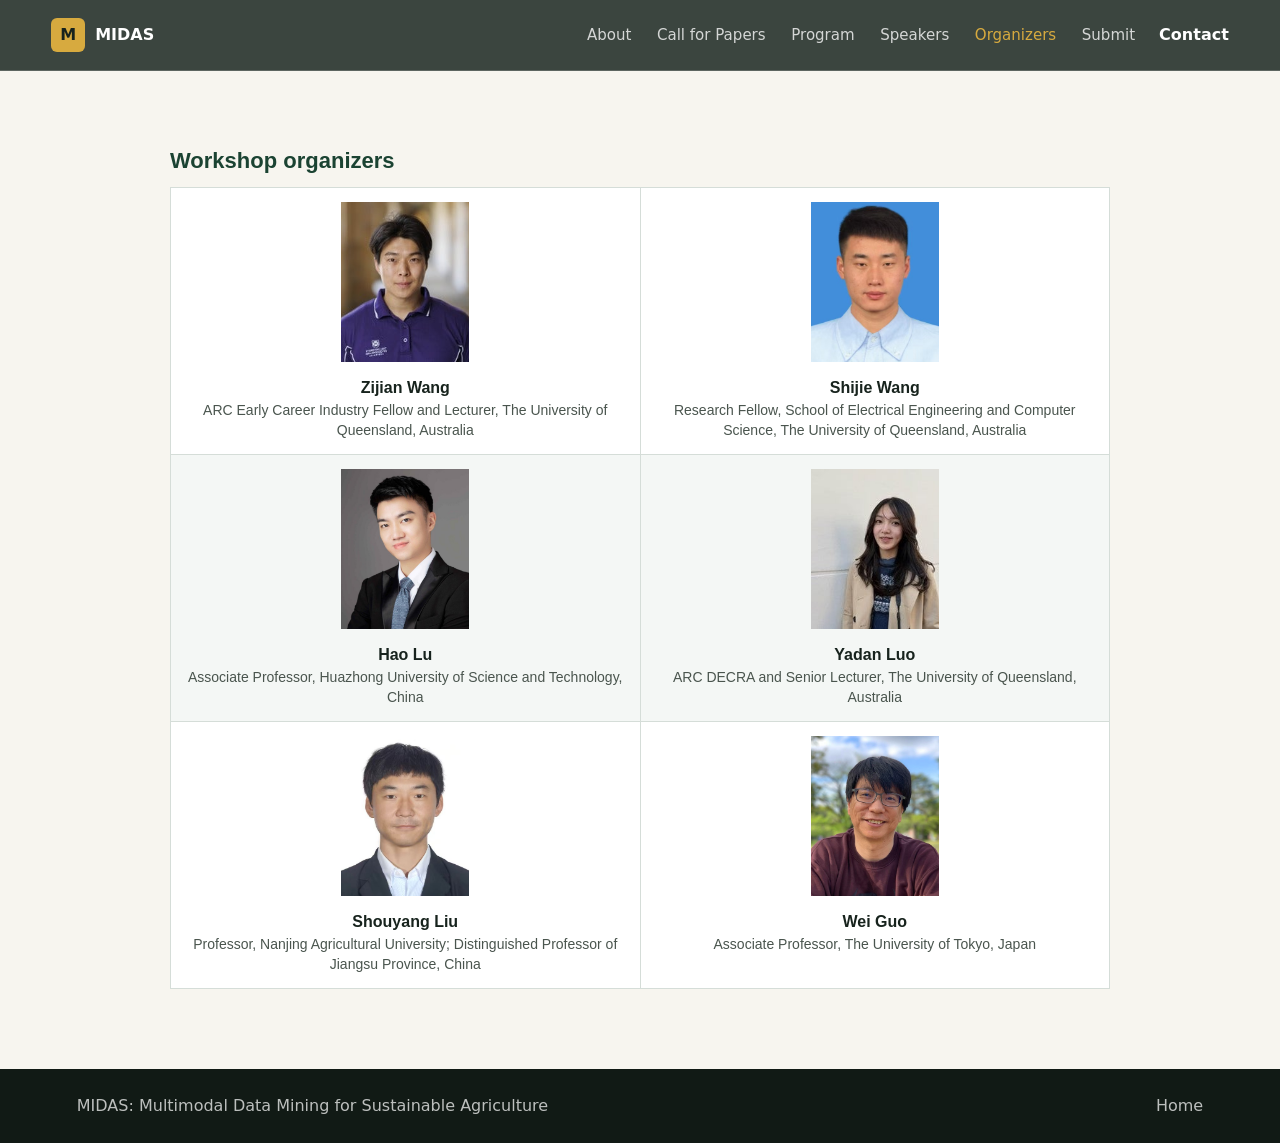
<file: organizers.html>
<!doctype html>
<html lang="en">
  <head>
    <meta charset="utf-8">
    <meta name="viewport" content="width=device-width, initial-scale=1">
    <meta name="description" content="Organizers for the MIDAS ICDM 2026 workshop.">
    <title>Organizers | MIDAS ICDM 2026 Workshop</title>
    <link rel="stylesheet" href="styles.css?v=20261027c">
  </head>
  <body>
    <header class="site-header">
      <a class="brand" href="index.html" aria-label="MIDAS home">
        <span class="brand-mark">M</span>
        <span>MIDAS</span>
      </a>
      <nav class="nav" aria-label="Primary navigation">
        <a href="index.html#about">About</a>
        <a href="index.html#cfp">Call for Papers</a>
        <a href="program.html">Program</a>
        <a href="speakers.html">Speakers</a>
        <a href="organizers.html" aria-current="page">Organizers</a>
        <a
          href="https://wi-lab.com/cyberchair/2026/icdm26/scripts/submit.php?subarea=S24&amp;undisplay_detail=1&amp;wh=/cyberchair/2026/icdm26/scripts/ws_submit.php"
          target="_blank"
          rel="noopener"
        >Submit</a>
      </nav>
      <a class="nav-cta" href="mailto:zijian.wang@uq.edu.au">Contact</a>
    </header>

    <main id="top" class="word-doc">
      <h1>Workshop organizers</h1>
      <table class="word-table organizer-table">
        <tbody>
          <tr>
            <td>
              <img src="images/organizers/zijian-wang.jpg" alt="Zijian Wang">
              <strong>Zijian Wang</strong>
              <span>ARC Early Career Industry Fellow and Lecturer, The University of Queensland, Australia</span>
            </td>
            <td>
              <img src="images/organizers/shijie-wang.jpg" alt="Shijie Wang">
              <strong>Shijie Wang</strong>
              <span>Research Fellow, School of Electrical Engineering and Computer Science, The University of Queensland, Australia</span>
            </td>
          </tr>
          <tr>
            <td>
              <img src="images/organizers/hao-lu.png" alt="Hao Lu">
              <strong>Hao Lu</strong>
              <span>Associate Professor, Huazhong University of Science and Technology, China</span>
            </td>
            <td>
              <img src="images/organizers/yadan-luo.jpg" alt="Yadan Luo">
              <strong>Yadan Luo</strong>
              <span>ARC DECRA and Senior Lecturer, The University of Queensland, Australia</span>
            </td>
          </tr>
          <tr>
            <td>
              <img src="images/organizers/shouyang-liu.jpg" alt="Shouyang Liu">
              <strong>Shouyang Liu</strong>
              <span>Professor, Nanjing Agricultural University; Distinguished Professor of Jiangsu Province, China</span>
            </td>
            <td>
              <img src="images/organizers/wei-guo.jpg" alt="Wei Guo">
              <strong>Wei Guo</strong>
              <span>Associate Professor, The University of Tokyo, Japan</span>
            </td>
          </tr>
        </tbody>
      </table>
    </main>

    <footer class="site-footer">
      <p>MIDAS: Multimodal Data Mining for Sustainable Agriculture</p>
      <a href="index.html">Home</a>
    </footer>
  </body>
</html>
</file>
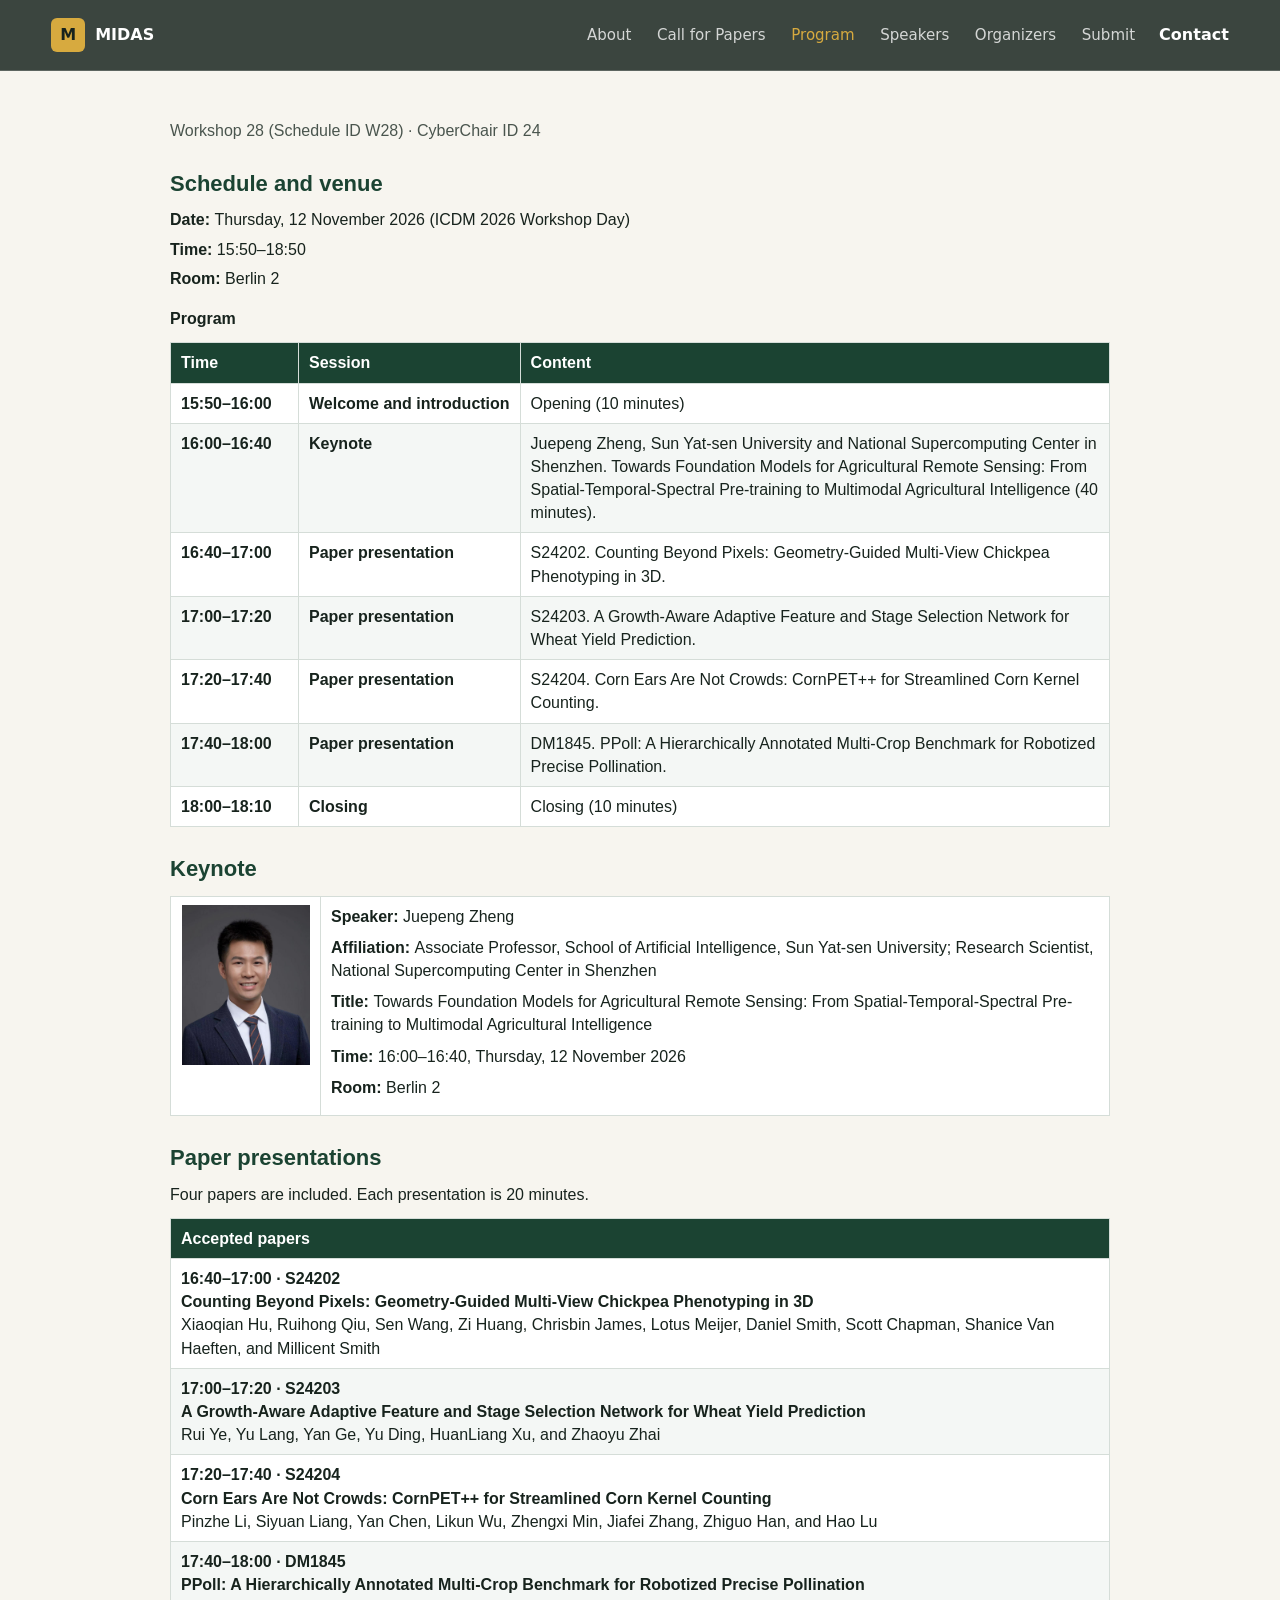
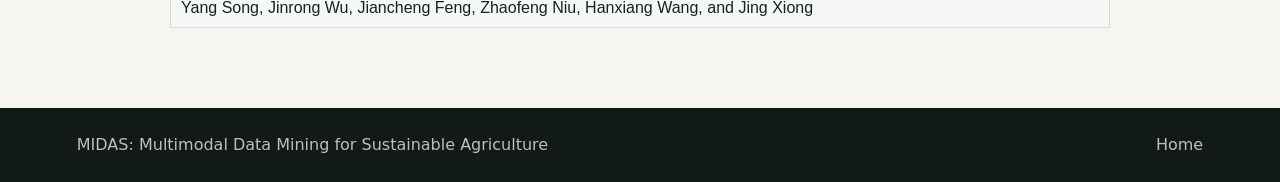
<file: program.html>
<!doctype html>
<html lang="en">
  <head>
    <meta charset="utf-8">
    <meta name="viewport" content="width=device-width, initial-scale=1">
    <meta name="description" content="Program for the MIDAS workshop at ICDM 2026, Workshop 28, Thursday 12 November 2026, Berlin 2.">
    <title>Program | MIDAS ICDM 2026 Workshop</title>
    <link rel="stylesheet" href="styles.css?v=20261027c">
  </head>
  <body>
    <header class="site-header">
      <a class="brand" href="index.html" aria-label="MIDAS home">
        <span class="brand-mark">M</span>
        <span>MIDAS</span>
      </a>
      <nav class="nav" aria-label="Primary navigation">
        <a href="index.html#about">About</a>
        <a href="index.html#cfp">Call for Papers</a>
        <a href="program.html" aria-current="page">Program</a>
        <a href="speakers.html">Speakers</a>
        <a href="organizers.html">Organizers</a>
        <a
          href="https://wi-lab.com/cyberchair/2026/icdm26/scripts/submit.php?subarea=S24&amp;undisplay_detail=1&amp;wh=/cyberchair/2026/icdm26/scripts/ws_submit.php"
          target="_blank"
          rel="noopener"
        >Submit</a>
      </nav>
      <a class="nav-cta" href="mailto:zijian.wang@uq.edu.au">Contact</a>
    </header>

    <main id="top" class="word-doc">
      <p class="word-kicker">Workshop 28 (Schedule ID W28) · CyberChair ID 24</p>
      <h1>Schedule and venue</h1>
      <p><strong>Date: </strong>Thursday, 12 November 2026 (ICDM 2026 Workshop Day)</p>
      <p><strong>Time: </strong>15:50–18:50</p>
      <p><strong>Room: </strong>Berlin 2</p>

      <h2>Program</h2>
      <table class="word-table schedule-table">
        <thead>
          <tr>
            <th>Time</th>
            <th>Session</th>
            <th>Content</th>
          </tr>
        </thead>
        <tbody>
          <tr>
            <td>15:50–16:00</td>
            <td>Welcome and introduction</td>
            <td>Opening (10 minutes)</td>
          </tr>
          <tr>
            <td>16:00–16:40</td>
            <td>Keynote</td>
            <td>Juepeng Zheng, Sun Yat-sen University and National Supercomputing Center in Shenzhen. Towards Foundation Models for Agricultural Remote Sensing: From Spatial-Temporal-Spectral Pre-training to Multimodal Agricultural Intelligence (40 minutes).</td>
          </tr>
          <tr>
            <td>16:40–17:00</td>
            <td>Paper presentation</td>
            <td>S24202. Counting Beyond Pixels: Geometry-Guided Multi-View Chickpea Phenotyping in 3D.</td>
          </tr>
          <tr>
            <td>17:00–17:20</td>
            <td>Paper presentation</td>
            <td>S24203. A Growth-Aware Adaptive Feature and Stage Selection Network for Wheat Yield Prediction.</td>
          </tr>
          <tr>
            <td>17:20–17:40</td>
            <td>Paper presentation</td>
            <td>S24204. Corn Ears Are Not Crowds: CornPET++ for Streamlined Corn Kernel Counting.</td>
          </tr>
          <tr>
            <td>17:40–18:00</td>
            <td>Paper presentation</td>
            <td>DM1845. PPoll: A Hierarchically Annotated Multi-Crop Benchmark for Robotized Precise Pollination.</td>
          </tr>
          <tr>
            <td>18:00–18:10</td>
            <td>Closing</td>
            <td>Closing (10 minutes)</td>
          </tr>
        </tbody>
      </table>

      <h1>Keynote</h1>
      <table class="word-table keynote-table">
        <tbody>
          <tr>
            <td class="keynote-photo">
              <img src="images/keynote/juepeng-zheng.jpg" alt="Juepeng Zheng">
            </td>
            <td>
              <p><strong>Speaker: </strong>Juepeng Zheng</p>
              <p><strong>Affiliation: </strong>Associate Professor, School of Artificial Intelligence, Sun Yat-sen University; Research Scientist, National Supercomputing Center in Shenzhen</p>
              <p><strong>Title: </strong>Towards Foundation Models for Agricultural Remote Sensing: From Spatial-Temporal-Spectral Pre-training to Multimodal Agricultural Intelligence</p>
              <p><strong>Time: </strong>16:00–16:40, Thursday, 12 November 2026</p>
              <p><strong>Room: </strong>Berlin 2</p>
            </td>
          </tr>
        </tbody>
      </table>

      <h1>Paper presentations</h1>
      <p>Four papers are included. Each presentation is 20 minutes.</p>
      <table class="word-table">
        <thead>
          <tr>
            <th>Accepted papers</th>
          </tr>
        </thead>
        <tbody>
          <tr>
            <td>
              <strong>16:40–17:00 · S24202</strong><br>
              <strong>Counting Beyond Pixels: Geometry-Guided Multi-View Chickpea Phenotyping in 3D</strong><br>
              Xiaoqian Hu, Ruihong Qiu, Sen Wang, Zi Huang, Chrisbin James, Lotus Meijer, Daniel Smith, Scott Chapman, Shanice Van Haeften, and Millicent Smith
            </td>
          </tr>
          <tr>
            <td>
              <strong>17:00–17:20 · S24203</strong><br>
              <strong>A Growth-Aware Adaptive Feature and Stage Selection Network for Wheat Yield Prediction</strong><br>
              Rui Ye, Yu Lang, Yan Ge, Yu Ding, HuanLiang Xu, and Zhaoyu Zhai
            </td>
          </tr>
          <tr>
            <td>
              <strong>17:20–17:40 · S24204</strong><br>
              <strong>Corn Ears Are Not Crowds: CornPET++ for Streamlined Corn Kernel Counting</strong><br>
              Pinzhe Li, Siyuan Liang, Yan Chen, Likun Wu, Zhengxi Min, Jiafei Zhang, Zhiguo Han, and Hao Lu
            </td>
          </tr>
          <tr>
            <td>
              <strong>17:40–18:00 · DM1845</strong><br>
              <strong>PPoll: A Hierarchically Annotated Multi-Crop Benchmark for Robotized Precise Pollination</strong><br>
              Yang Song, Jinrong Wu, Jiancheng Feng, Zhaofeng Niu, Hanxiang Wang, and Jing Xiong
            </td>
          </tr>
        </tbody>
      </table>
    </main>

    <footer class="site-footer">
      <p>MIDAS: Multimodal Data Mining for Sustainable Agriculture</p>
      <a href="index.html">Home</a>
    </footer>
  </body>
</html>
</file>
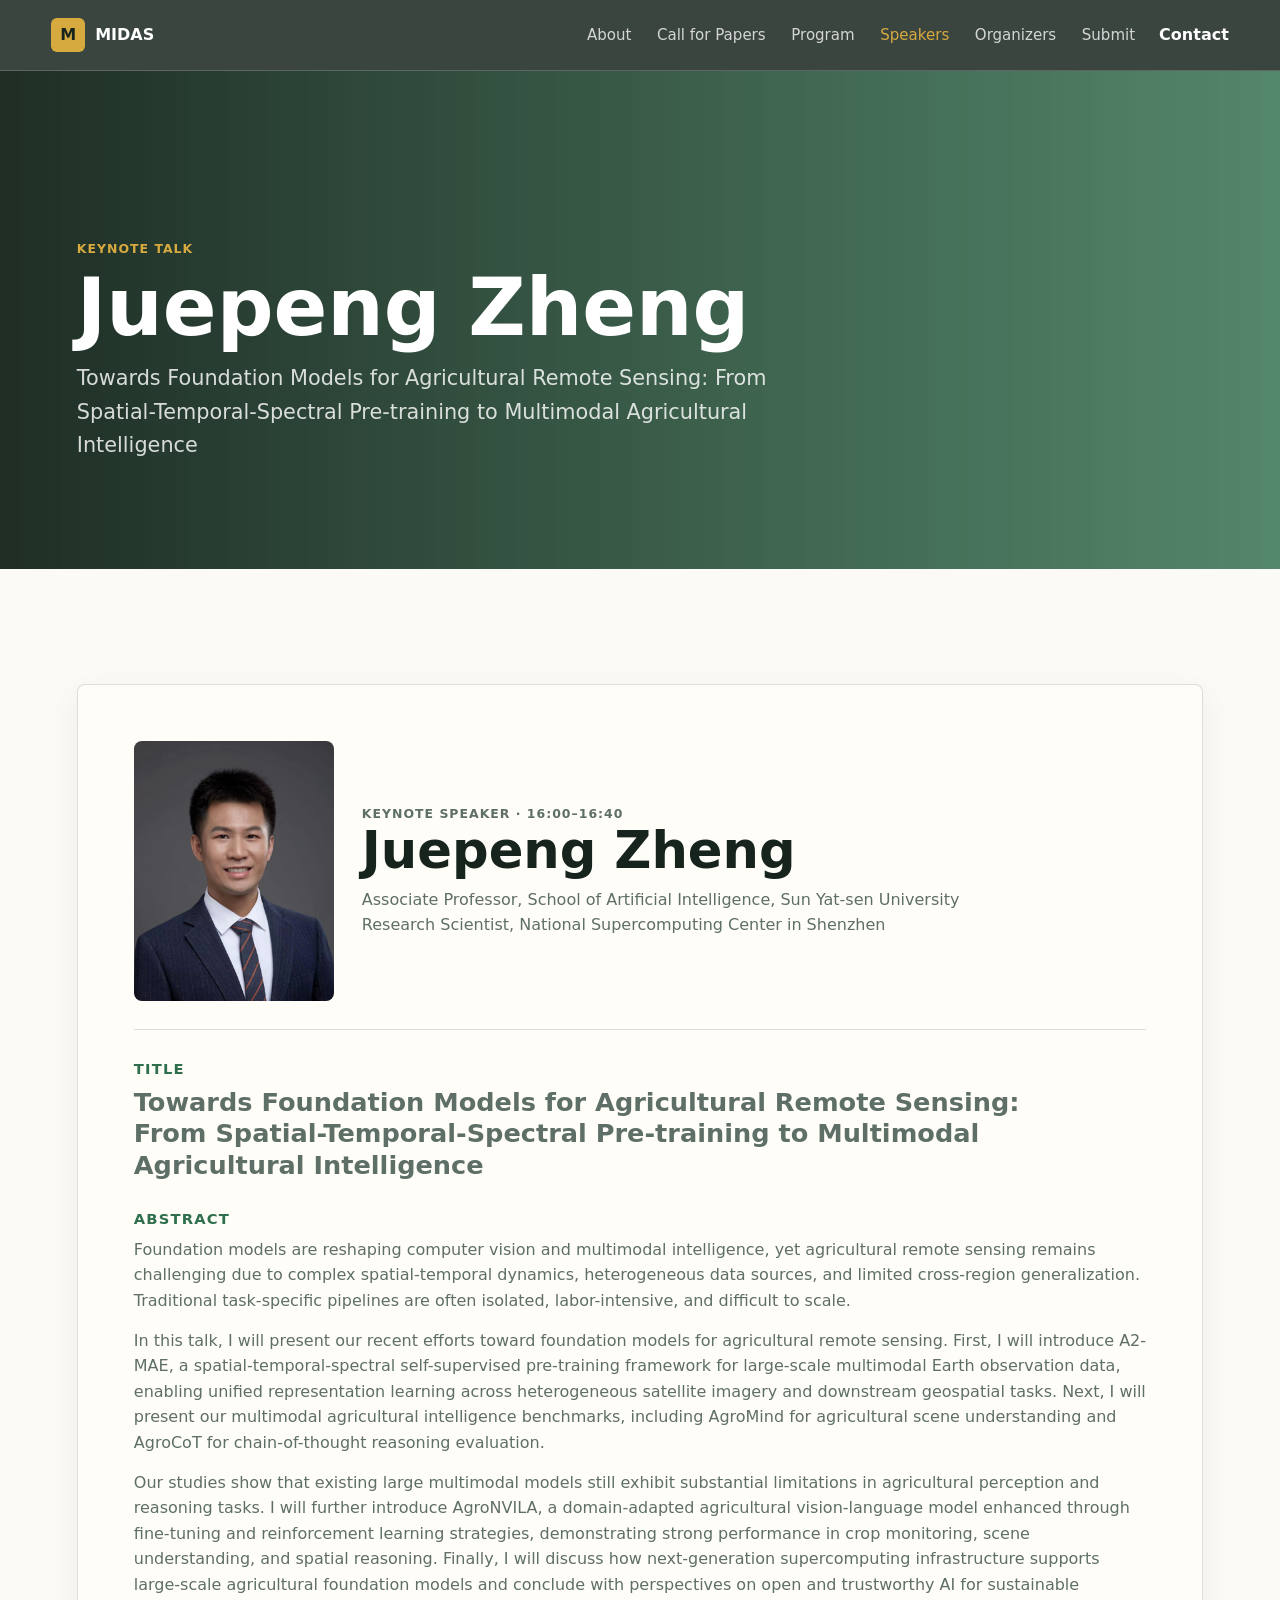
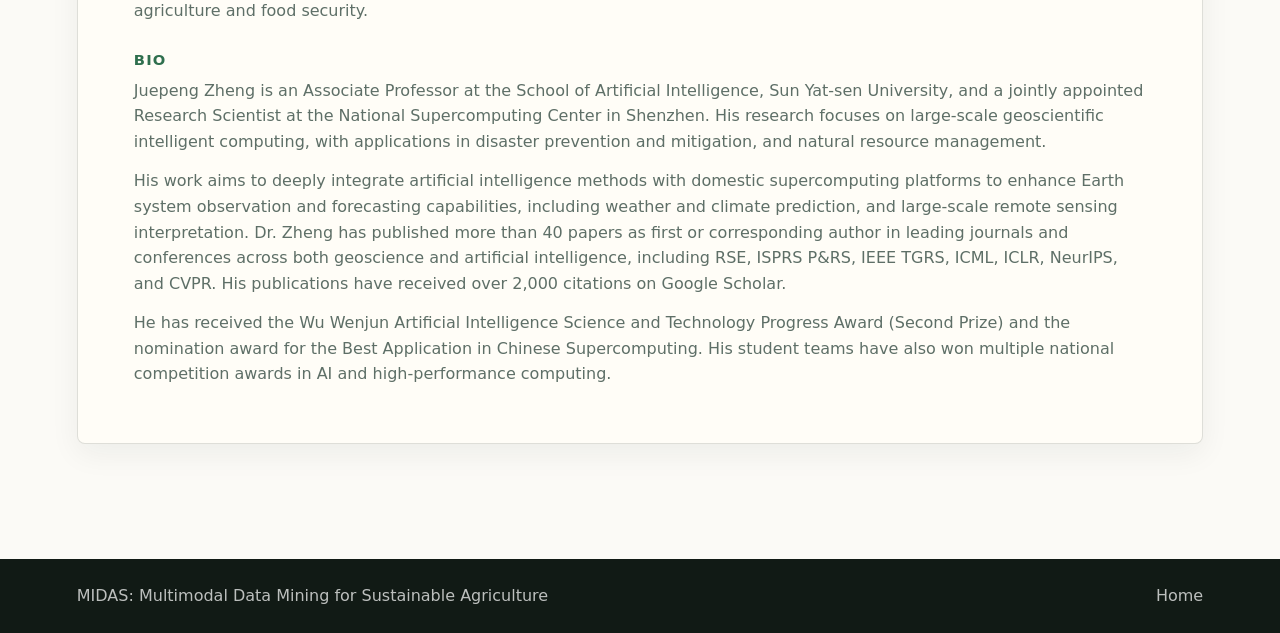
<file: speakers.html>
<!doctype html>
<html lang="en">
  <head>
    <meta charset="utf-8">
    <meta name="viewport" content="width=device-width, initial-scale=1">
    <meta name="description" content="Keynote and invited speakers for the MIDAS ICDM 2026 workshop.">
    <title>Speakers | MIDAS ICDM 2026 Workshop</title>
    <link rel="stylesheet" href="styles.css?v=20261027c">
  </head>
  <body>
    <header class="site-header">
      <a class="brand" href="index.html" aria-label="MIDAS home">
        <span class="brand-mark">M</span>
        <span>MIDAS</span>
      </a>
      <nav class="nav" aria-label="Primary navigation">
        <a href="index.html#about">About</a>
        <a href="index.html#cfp">Call for Papers</a>
        <a href="program.html">Program</a>
        <a href="speakers.html" aria-current="page">Speakers</a>
        <a href="organizers.html">Organizers</a>
        <a
          href="https://wi-lab.com/cyberchair/2026/icdm26/scripts/submit.php?subarea=S24&amp;undisplay_detail=1&amp;wh=/cyberchair/2026/icdm26/scripts/ws_submit.php"
          target="_blank"
          rel="noopener"
        >Submit</a>
      </nav>
      <a class="nav-cta" href="mailto:zijian.wang@uq.edu.au">Contact</a>
    </header>

    <main id="top">
      <section class="subpage-hero">
        <p class="eyebrow">Keynote Talk</p>
        <h1>Juepeng Zheng</h1>
        <p>
          Towards Foundation Models for Agricultural Remote Sensing: From Spatial-Temporal-Spectral
          Pre-training to Multimodal Agricultural Intelligence
        </p>
      </section>

      <section class="section people-section">
        <article class="person-card keynote-card">
          <div class="keynote-meta">
            <img class="speaker-photo" src="images/keynote/juepeng-zheng.jpg" alt="Juepeng Zheng">
            <div>
              <p class="eyebrow">Keynote Speaker · 16:00–16:40</p>
              <h2>Juepeng Zheng</h2>
              <p>
                Associate Professor, School of Artificial Intelligence, Sun Yat-sen University<br>
                Research Scientist, National Supercomputing Center in Shenzhen
              </p>
            </div>
          </div>

          <div class="keynote-content">
            <section>
              <h3>Title</h3>
              <p class="talk-title">
                Towards Foundation Models for Agricultural Remote Sensing: From Spatial-Temporal-Spectral
                Pre-training to Multimodal Agricultural Intelligence
              </p>
            </section>

            <section>
              <h3>Abstract</h3>
              <p>
                Foundation models are reshaping computer vision and multimodal intelligence, yet agricultural
                remote sensing remains challenging due to complex spatial-temporal dynamics, heterogeneous data
                sources, and limited cross-region generalization. Traditional task-specific pipelines are often
                isolated, labor-intensive, and difficult to scale.
              </p>
              <p>
                In this talk, I will present our recent efforts toward foundation models for agricultural remote
                sensing. First, I will introduce A2-MAE, a spatial-temporal-spectral self-supervised pre-training
                framework for large-scale multimodal Earth observation data, enabling unified representation
                learning across heterogeneous satellite imagery and downstream geospatial tasks. Next, I will
                present our multimodal agricultural intelligence benchmarks, including AgroMind for agricultural
                scene understanding and AgroCoT for chain-of-thought reasoning evaluation.
              </p>
              <p>
                Our studies show that existing large multimodal models still exhibit substantial limitations in
                agricultural perception and reasoning tasks. I will further introduce AgroNVILA, a domain-adapted
                agricultural vision-language model enhanced through fine-tuning and reinforcement learning
                strategies, demonstrating strong performance in crop monitoring, scene understanding, and spatial
                reasoning. Finally, I will discuss how next-generation supercomputing infrastructure supports
                large-scale agricultural foundation models and conclude with perspectives on open and trustworthy
                AI for sustainable agriculture and food security.
              </p>
            </section>

            <section>
              <h3>Bio</h3>
              <p>
                Juepeng Zheng is an Associate Professor at the School of Artificial Intelligence, Sun Yat-sen
                University, and a jointly appointed Research Scientist at the National Supercomputing Center in
                Shenzhen. His research focuses on large-scale geoscientific intelligent computing, with
                applications in disaster prevention and mitigation, and natural resource management.
              </p>
              <p>
                His work aims to deeply integrate artificial intelligence methods with domestic supercomputing
                platforms to enhance Earth system observation and forecasting capabilities, including weather and
                climate prediction, and large-scale remote sensing interpretation. Dr. Zheng has published more
                than 40 papers as first or corresponding author in leading journals and conferences across both
                geoscience and artificial intelligence, including RSE, ISPRS P&RS, IEEE TGRS, ICML, ICLR,
                NeurIPS, and CVPR. His publications have received over 2,000 citations on Google Scholar.
              </p>
              <p>
                He has received the Wu Wenjun Artificial Intelligence Science and Technology Progress Award
                (Second Prize) and the nomination award for the Best Application in Chinese Supercomputing. His
                student teams have also won multiple national competition awards in AI and high-performance
                computing.
              </p>
            </section>
          </div>
        </article>
      </section>
    </main>

    <footer class="site-footer">
      <p>MIDAS: Multimodal Data Mining for Sustainable Agriculture</p>
      <a href="index.html">Home</a>
    </footer>
  </body>
</html>
</file>
<file: styles.css>
:root {
  --ink: #17231d;
  --muted: #5e6f67;
  --paper: #f7f5ef;
  --paper-strong: #fffdf7;
  --leaf: #2f6f4e;
  --field: #d7aa3f;
  --water: #2d6c88;
  --clay: #a6583c;
  --line: rgba(23, 35, 29, 0.14);
  --shadow: 0 18px 60px rgba(22, 38, 28, 0.14);
}

* {
  box-sizing: border-box;
}

html {
  scroll-behavior: smooth;
}

body {
  margin: 0;
  color: var(--ink);
  background: var(--paper);
  font-family: Inter, ui-sans-serif, system-ui, -apple-system, BlinkMacSystemFont, "Segoe UI", sans-serif;
  line-height: 1.6;
}

a {
  color: inherit;
  text-decoration: none;
}

.site-header {
  position: sticky;
  top: 0;
  z-index: 10;
  display: flex;
  align-items: center;
  gap: 24px;
  padding: 14px clamp(18px, 4vw, 54px);
  border-bottom: 1px solid rgba(255, 255, 255, 0.18);
  color: #fff;
  background: rgba(23, 35, 29, 0.84);
  backdrop-filter: blur(18px);
}

.brand,
.nav {
  display: flex;
  align-items: center;
}

.brand {
  gap: 10px;
  font-weight: 800;
  letter-spacing: 0;
  margin-right: auto;
}

.brand-mark {
  display: grid;
  width: 34px;
  height: 34px;
  place-items: center;
  color: var(--ink);
  background: var(--field);
  border-radius: 6px;
}

.nav {
  justify-content: flex-end;
  gap: clamp(12px, 2vw, 28px);
  color: rgba(255, 255, 255, 0.78);
  font-size: 0.94rem;
}

.nav a,
.nav-cta {
  padding: 8px 0;
}

.nav a:hover,
.nav a[aria-current="page"],
.nav-cta:hover,
.site-footer a:hover {
  color: var(--field);
}

.nav-cta {
  color: #fff;
  font-weight: 700;
}

.hero {
  position: relative;
  min-height: 86vh;
  display: grid;
  align-items: center;
  justify-items: center;
  overflow: hidden;
  padding: 112px clamp(20px, 6vw, 84px) 86px;
  color: #fff;
}

.hero-media,
.hero-media img,
.hero-overlay {
  position: absolute;
  inset: 0;
}

.hero-media img {
  width: 100%;
  height: 100%;
  object-fit: cover;
}

.hero-overlay {
  background:
    linear-gradient(90deg, rgba(13, 24, 18, 0.88), rgba(13, 24, 18, 0.54) 52%, rgba(13, 24, 18, 0.16)),
    linear-gradient(0deg, rgba(13, 24, 18, 0.72), transparent 42%);
}

.hero-content {
  position: relative;
  width: min(1320px, 90vw);
  text-align: center;
}

.eyebrow {
  margin: 0 0 10px;
  color: var(--field);
  font-size: 0.78rem;
  font-weight: 900;
  letter-spacing: 0.08em;
  text-transform: uppercase;
}

h1,
h2,
h3,
p {
  margin-top: 0;
}

h1 {
  max-width: 1320px;
  margin-bottom: 22px;
  font-size: clamp(3.2rem, 6.2vw, 5.7rem);
  line-height: 0.98;
  letter-spacing: 0;
}

h2 {
  margin-bottom: 18px;
  font-size: clamp(2rem, 4vw, 3.7rem);
  line-height: 1.03;
  letter-spacing: 0;
}

h3 {
  margin-bottom: 8px;
  font-size: 1.18rem;
  line-height: 1.25;
}

.hero-copy {
  max-width: 760px;
  margin-right: auto;
  margin-left: auto;
  color: rgba(255, 255, 255, 0.84);
  font-size: clamp(1.05rem, 2vw, 1.34rem);
}

.hero-actions,
.contact-band {
  display: flex;
  align-items: center;
  gap: 14px;
  flex-wrap: wrap;
}

.hero-actions {
  justify-content: center;
}

.button {
  display: inline-flex;
  align-items: center;
  justify-content: center;
  min-height: 46px;
  padding: 12px 18px;
  border: 1px solid transparent;
  border-radius: 6px;
  font-weight: 800;
}

.button.primary {
  color: var(--ink);
  background: var(--field);
}

.button.secondary {
  color: #fff;
  border-color: rgba(255, 255, 255, 0.42);
  background: rgba(255, 255, 255, 0.08);
}

.cfp-submit {
  margin-top: 12px;
}

.section {
  padding: clamp(64px, 9vw, 118px) clamp(20px, 6vw, 84px);
}

.subpage-hero {
  padding: clamp(108px, 15vw, 168px) clamp(20px, 6vw, 84px) clamp(54px, 8vw, 86px);
  color: #fff;
  background:
    linear-gradient(90deg, rgba(18, 34, 25, 0.94), rgba(47, 111, 78, 0.82)),
    url("https://images.unsplash.com/photo-1500382017468-9049fed747ef?auto=format&fit=crop&w=1600&q=80") center / cover;
}

.subpage-hero h1 {
  max-width: 760px;
  margin-bottom: 16px;
}

.subpage-hero p:not(.eyebrow) {
  max-width: 760px;
  color: rgba(255, 255, 255, 0.82);
  font-size: clamp(1.05rem, 2vw, 1.3rem);
}

.split {
  display: grid;
  grid-template-columns: minmax(240px, 0.75fr) minmax(300px, 1.25fr);
  gap: clamp(32px, 7vw, 88px);
  align-items: start;
}

.section-copy {
  color: var(--muted);
  font-size: 1.06rem;
}

.section-heading {
  max-width: 780px;
  margin-bottom: 32px;
}

.cfp-section {
  display: grid;
  grid-template-columns: minmax(280px, 0.62fr) minmax(420px, 1.38fr);
  gap: clamp(30px, 5vw, 68px);
  align-items: start;
}

.topic-grid,
.people-grid {
  display: grid;
  grid-template-columns: repeat(2, minmax(0, 1fr));
  gap: 14px;
}

.topic-grid article,
.person-card,
.organizer-list article {
  border: 1px solid var(--line);
  border-radius: 8px;
  background: var(--paper-strong);
  box-shadow: 0 10px 30px rgba(22, 38, 28, 0.06);
}

.topic-grid article {
  min-height: 118px;
  padding: 22px;
  display: flex;
  align-items: end;
  font-weight: 800;
  line-height: 1.28;
}

.people-section {
  background: #fbfaf6;
}

.people-grid.compact {
  grid-template-columns: repeat(2, minmax(220px, 420px));
}

.person-card {
  padding: 24px;
}

.feature-card {
  min-height: 220px;
  display: flex;
  flex-direction: column;
  justify-content: end;
  padding: clamp(28px, 5vw, 46px);
}

.feature-card h2 {
  margin-bottom: 10px;
  font-size: clamp(1.8rem, 3vw, 3rem);
}

.tba-card {
  max-width: 720px;
  min-height: 260px;
  margin: 0 auto;
  text-align: center;
  align-items: center;
}

.keynote-card {
  max-width: 1180px;
  margin: 0 auto;
  padding: clamp(28px, 5vw, 56px);
}

.keynote-meta {
  display: grid;
  grid-template-columns: 200px minmax(0, 1fr);
  gap: 28px;
  align-items: center;
  padding-bottom: 28px;
  margin-bottom: 30px;
  border-bottom: 1px solid var(--line);
}

.keynote-meta h2 {
  margin-bottom: 10px;
  font-size: clamp(2rem, 4vw, 3.2rem);
}

.keynote-content {
  display: grid;
  gap: 28px;
}

.keynote-content h3 {
  color: var(--leaf);
  font-size: 0.92rem;
  font-weight: 900;
  letter-spacing: 0.08em;
  text-transform: uppercase;
}

.keynote-content p {
  color: var(--muted);
}

.keynote-content p:not(:last-child) {
  margin-bottom: 14px;
}

.talk-title {
  max-width: 940px;
  color: var(--ink);
  font-size: clamp(1.28rem, 2vw, 1.8rem);
  font-weight: 800;
  line-height: 1.25;
}

.person-card p,
.organizer-list p {
  margin-bottom: 0;
  color: var(--muted);
}

.organizer-list {
  display: grid;
  grid-template-columns: repeat(3, minmax(0, 1fr));
  gap: 14px;
}

.organizer-list article {
  padding: 22px;
}

.organizer-photo {
  display: block;
  width: 100%;
  height: 280px;
  object-fit: cover;
  object-position: center 35%;
  margin-bottom: 14px;
  border-radius: 6px;
  background: #e7e2d6;
}

.program-scroll {
  max-width: 1180px;
  margin: 0 auto;
  overflow-x: auto;
}

.program-table {
  width: 100%;
  min-width: 860px;
  border-collapse: collapse;
  background: #fffdf7;
  border: 1px solid #1b4332;
}

.program-table caption {
  margin-bottom: 12px;
  caption-side: top;
  color: var(--ink);
  font-size: 1.05rem;
  font-weight: 800;
  text-align: left;
}

.program-table .col-time { width: 132px; }
.program-table .col-session { width: 168px; }
.program-table .col-title { width: 38%; }
.program-table .col-people { width: auto; }

.program-table th,
.program-table td {
  padding: 12px 14px;
  text-align: left;
  vertical-align: top;
  border: 1px solid #1b4332;
  line-height: 1.45;
}

.program-table th {
  color: #fff;
  background: #1b4332;
  font-size: 0.78rem;
  letter-spacing: 0.08em;
  text-transform: uppercase;
}

.program-table tbody tr:nth-child(even) td {
  background: #f4f7f5;
}

.program-table td:first-child {
  font-weight: 800;
  white-space: nowrap;
}

.paper-id {
  display: inline-block;
  margin-right: 6px;
  color: var(--leaf);
  font-weight: 800;
}

.speaker-photo {
  width: 200px;
  height: 260px;
  object-fit: cover;
  object-position: center 18%;
  border-radius: 8px;
}

.contact-band {
  justify-content: space-between;
  margin: 0 clamp(20px, 6vw, 84px) clamp(54px, 7vw, 84px);
  padding: clamp(28px, 5vw, 52px);
  color: #fff;
  background: linear-gradient(135deg, #16231d, #2f6f4e 64%, #846526);
  border-radius: 8px;
}

.contact-band h2 {
  margin-bottom: 8px;
}

.contact-band p:last-child {
  margin-bottom: 0;
  color: rgba(255, 255, 255, 0.78);
}

.word-doc {
  max-width: 980px;
  margin: 0 auto;
  padding: 48px 20px 72px;
  color: #17231d;
  font-family: Calibri, "Segoe UI", sans-serif;
  font-size: 16px;
  line-height: 1.45;
}

.word-doc h1 {
  max-width: none;
  margin: 28px 0 10px;
  color: #1b4332;
  font-size: 22px;
  line-height: 1.3;
  letter-spacing: 0;
}

.word-doc h2 {
  margin: 18px 0 8px;
  font-size: 16px;
  line-height: 1.4;
}

.word-doc p {
  margin: 0 0 6px;
}

.word-kicker {
  margin-bottom: 8px;
  color: #4a554e;
}

.word-table {
  width: 100%;
  margin: 12px 0 8px;
  border-collapse: collapse;
  background: #fff;
}

.word-table th,
.word-table td {
  padding: 8px 10px;
  border: 1px solid #d5ddd8;
  text-align: left;
  vertical-align: top;
  font-weight: 400;
}

.word-table th {
  color: #fff;
  background: #1b4332;
  font-weight: 700;
}

.word-table tbody tr:nth-child(even) td {
  background: #f4f7f5;
}

.schedule-table td:first-child,
.schedule-table td:nth-child(2) {
  font-weight: 700;
  white-space: nowrap;
}

.schedule-table td:first-child {
  width: 128px;
}

.schedule-table td:nth-child(2) {
  width: 190px;
}

.keynote-table td,
.organizer-table td {
  background: #fff;
  text-align: center;
}

.keynote-photo {
  width: 150px;
}

.keynote-photo img,
.organizer-table img {
  width: 128px;
  height: 160px;
  object-fit: cover;
  object-position: center 30%;
}

.keynote-table td:last-child {
  text-align: left;
}

.keynote-table p {
  margin: 0 0 8px;
}

.organizer-table td {
  width: 50%;
  padding: 14px 12px;
}

.organizer-table strong,
.organizer-table span {
  display: block;
}

.organizer-table strong {
  margin-top: 8px;
}

.organizer-table span {
  color: #4a554e;
  font-size: 14px;
}

.site-footer {
  display: flex;
  align-items: center;
  justify-content: space-between;
  gap: 20px;
  padding: 24px clamp(20px, 6vw, 84px);
  color: rgba(255, 255, 255, 0.72);
  background: #111a15;
}

.site-footer p {
  margin: 0;
}

@media (max-width: 900px) {
  .site-header {
    flex-wrap: wrap;
  }

  .nav {
    order: 3;
    width: 100%;
    justify-content: flex-end;
    overflow-x: auto;
    padding-bottom: 2px;
  }

  .split,
  .cfp-section,
  .organizer-list,
  .keynote-meta {
    grid-template-columns: 1fr;
  }

  .speaker-photo {
    width: 180px;
    height: 234px;
  }

  .hero {
    min-height: 78vh;
  }
}

@media (max-width: 680px) {
  .site-header {
    gap: 10px;
    padding: 12px 16px;
  }

  .brand {
    font-size: 0.95rem;
  }

  .nav {
    gap: 16px;
    font-size: 0.86rem;
  }

  .nav-cta {
    font-size: 0.9rem;
  }

  .hero {
    padding: 132px 20px 42px;
  }

  h1 {
    font-size: clamp(2.6rem, 15vw, 4.2rem);
  }

  .word-doc h1 {
    font-size: 22px;
  }

  .topic-grid,
  .people-grid,
  .people-grid.compact {
    grid-template-columns: 1fr;
  }

  .topic-grid article {
    min-height: 92px;
  }

  .site-footer {
    display: block;
  }

  .site-footer a {
    display: inline-block;
    margin-top: 10px;
  }
}
</file>
